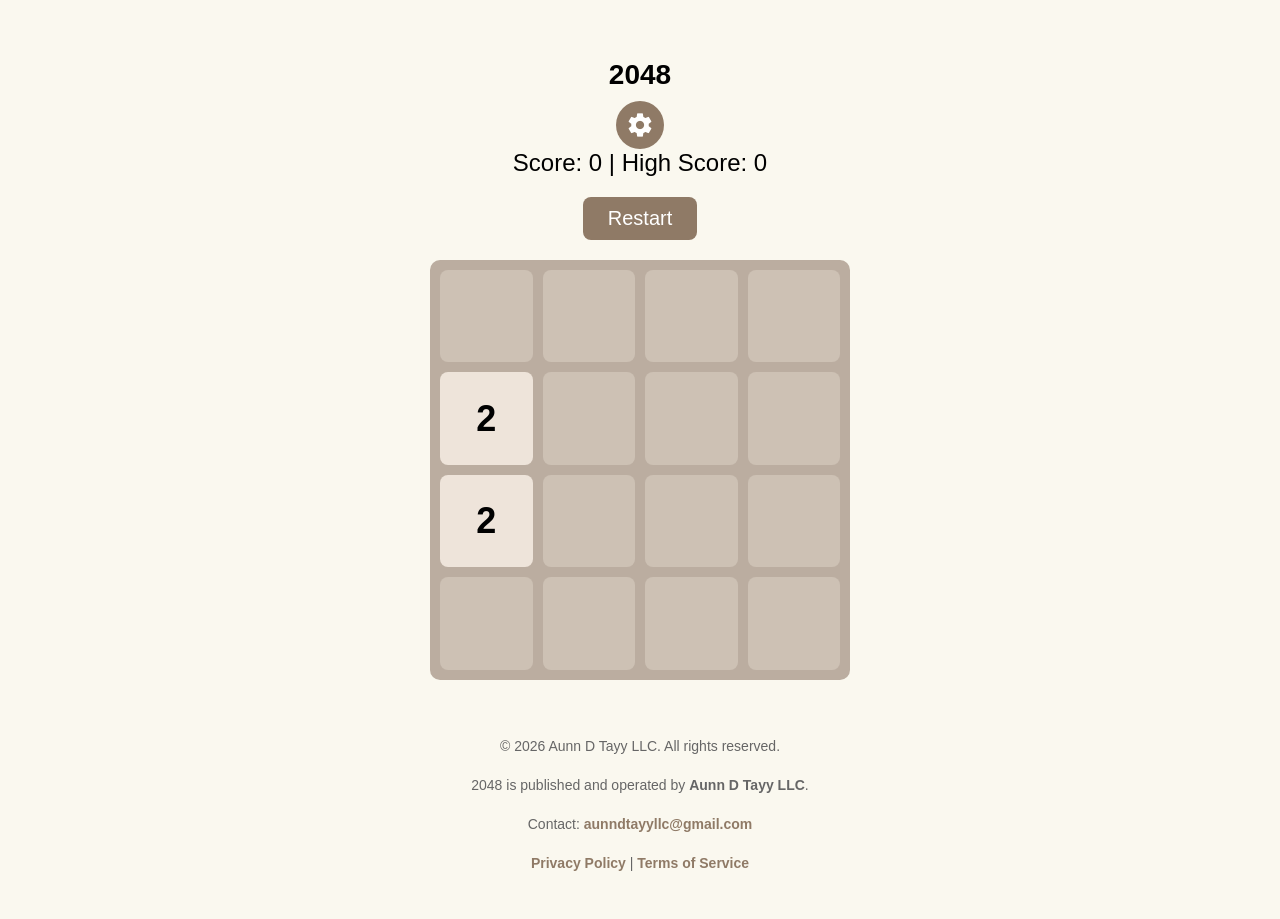
<file: index.html>
<!DOCTYPE html>
<html lang="en">

<head>
    <meta charset="UTF-8">
    <meta name="viewport" content="width=device-width, initial-scale=1.0">
    <title>2048</title>
    <link href="https://fonts.googleapis.com/icon?family=Material+Icons" rel="stylesheet">
    <link rel="icon" href="/favicon.ico">
    <link rel="stylesheet" href="style.css">
</head>

<body>

    <h1>2048</h1>
    <div id="top-bar">
        <button id="menu-button">
            <span class="material-icons">settings</span>
        </button>
    </div>
    <div id="score">Score: 0</div>
    <button id="restart">Restart</button>
    <div id="board"></div>
    <div id="game-message">
        <h2 id="message-text"></h2>
        <button id="continue-button">
            Continue Playing
        </button>

        <button id="ad-continue">Watch Ad to Remove a Tile</button>
        <button id="message-restart">Restart</button>
    </div>
    <div id="menu-overlay"></div>
    <div id="pause-menu" style="display: none;">

        <h2>Paused</h2>

        <button id="resume-button">
            Resume
        </button>

        <button id="pause-restart">
            Restart
        </button>

        <button id="sound-button">
            Sound: ON
        </button>

        <button id="theme-button">
            Dark Mode: OFF
        </button>

    </div>

    <script src="script.js"></script>

</body>

<footer>
    <p>© 2026 Aunn D Tayy LLC. All rights reserved.</p>

    <p>
        2048 is published and operated by
        <strong>Aunn D Tayy LLC</strong>.
    </p>

    <p>
        Contact:
        <a href="mailto:aunndtayyllc@gmail.com">
            aunndtayyllc@gmail.com
        </a>
    </p>

    <p>
        <a href="privacy.html">Privacy Policy</a>
        |
        <a href="tos.html">Terms of Service</a>
    </p>
</footer>

</html>
</file>
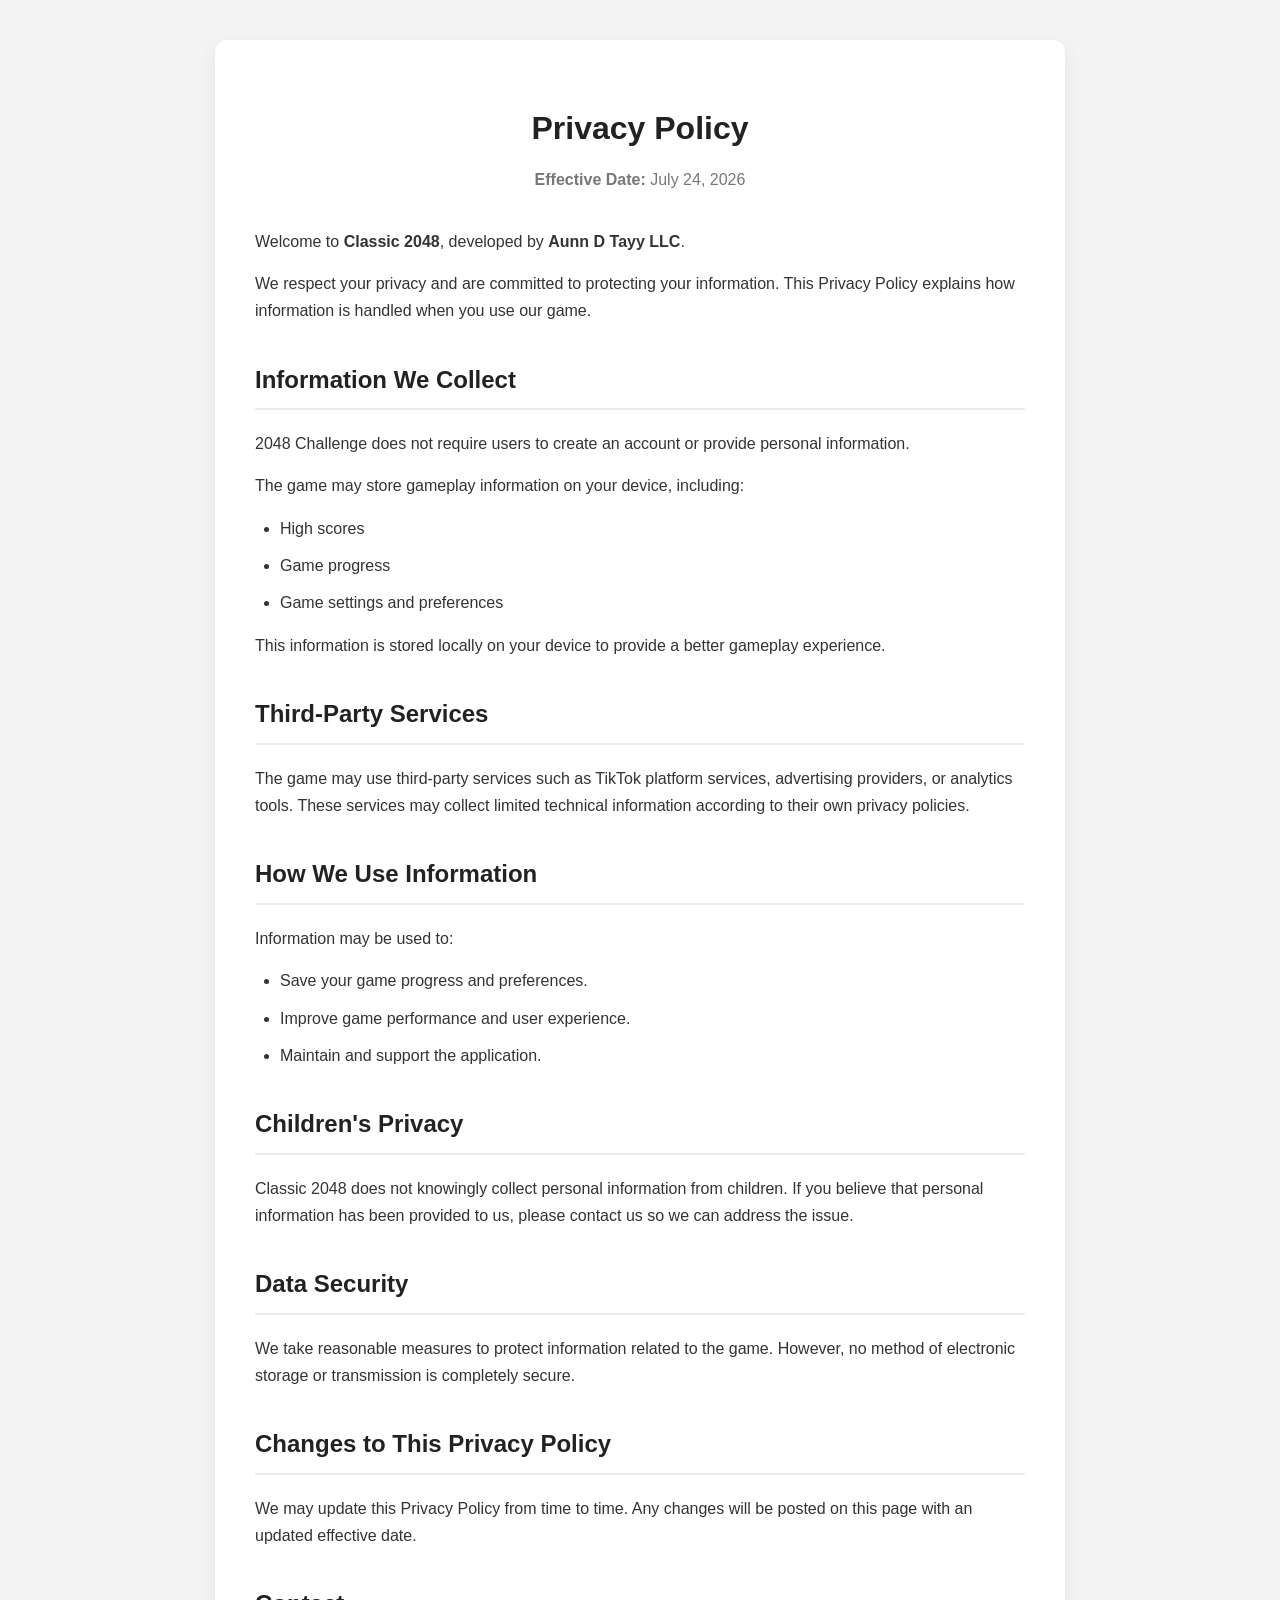
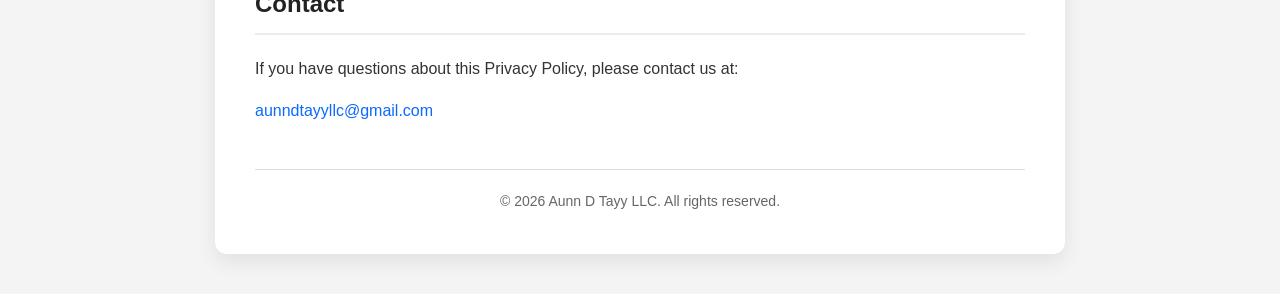
<file: privacy.html>
<!DOCTYPE html>
<html lang="en">
<head>
    <meta charset="UTF-8">
    <meta name="viewport" content="width=device-width, initial-scale=1.0">
    <title>Privacy Policy - 2048 Challenge</title>

    <style>
        * {
            box-sizing: border-box;
        }

        body {
            margin: 0;
            padding: 40px 20px;
            background: #f4f4f4;
            font-family: Arial, Helvetica, sans-serif;
            color: #333;
            line-height: 1.7;
        }

        .container {
            max-width: 850px;
            margin: auto;
            background: white;
            padding: 40px;
            border-radius: 12px;
            box-shadow: 0 8px 20px rgba(0,0,0,.08);
        }

        h1 {
            text-align: center;
            color: #222;
            margin-bottom: 10px;
        }

        .date {
            text-align: center;
            color: #777;
            margin-bottom: 35px;
        }

        h2 {
            color: #222;
            margin-top: 35px;
            border-bottom: 2px solid #ececec;
            padding-bottom: 8px;
        }

        p {
            margin: 15px 0;
        }

        ul {
            margin-top: 10px;
            padding-left: 25px;
        }

        li {
            margin-bottom: 10px;
        }

        a {
            color: #0b69ff;
            text-decoration: none;
        }

        a:hover {
            text-decoration: underline;
        }

        footer {
            margin-top: 45px;
            padding-top: 20px;
            border-top: 1px solid #ddd;
            color: #666;
            text-align: center;
            font-size: 14px;
        }

        @media (max-width: 700px) {
            body {
                padding: 15px;
            }

            .container {
                padding: 25px;
            }
        }
    </style>
</head>

<body>

<div class="container">

    <h1>Privacy Policy</h1>

    <div class="date">
        <strong>Effective Date:</strong> July 24, 2026
    </div>

    <p>
        Welcome to <strong>Classic 2048</strong>, developed by
        <strong>Aunn D Tayy LLC</strong>.
    </p>

    <p>
        We respect your privacy and are committed to protecting your information.
        This Privacy Policy explains how information is handled when you use our game.
    </p>

    <h2>Information We Collect</h2>

    <p>
        2048 Challenge does not require users to create an account or provide
        personal information.
    </p>

    <p>
        The game may store gameplay information on your device, including:
    </p>

    <ul>
        <li>High scores</li>
        <li>Game progress</li>
        <li>Game settings and preferences</li>
    </ul>

    <p>
        This information is stored locally on your device to provide a better
        gameplay experience.
    </p>

    <h2>Third-Party Services</h2>

    <p>
        The game may use third-party services such as TikTok platform services,
        advertising providers, or analytics tools. These services may collect
        limited technical information according to their own privacy policies.
    </p>

    <h2>How We Use Information</h2>

    <p>
        Information may be used to:
    </p>

    <ul>
        <li>Save your game progress and preferences.</li>
        <li>Improve game performance and user experience.</li>
        <li>Maintain and support the application.</li>
    </ul>

    <h2>Children's Privacy</h2>

    <p>
        Classic 2048 does not knowingly collect personal information from children.
        If you believe that personal information has been provided to us,
        please contact us so we can address the issue.
    </p>

    <h2>Data Security</h2>

    <p>
        We take reasonable measures to protect information related to the game.
        However, no method of electronic storage or transmission is completely secure.
    </p>

    <h2>Changes to This Privacy Policy</h2>

    <p>
        We may update this Privacy Policy from time to time. Any changes will be
        posted on this page with an updated effective date.
    </p>

    <h2>Contact</h2>

    <p>
        If you have questions about this Privacy Policy, please contact us at:
    </p>

    <p>
        <a href="mailto:aunndtayyllc@gmail.com">aunndtayyllc@gmail.com</a>
    </p>

    <footer>
        © 2026 Aunn D Tayy LLC. All rights reserved.
    </footer>

</div>

</body>
</html>
</file>
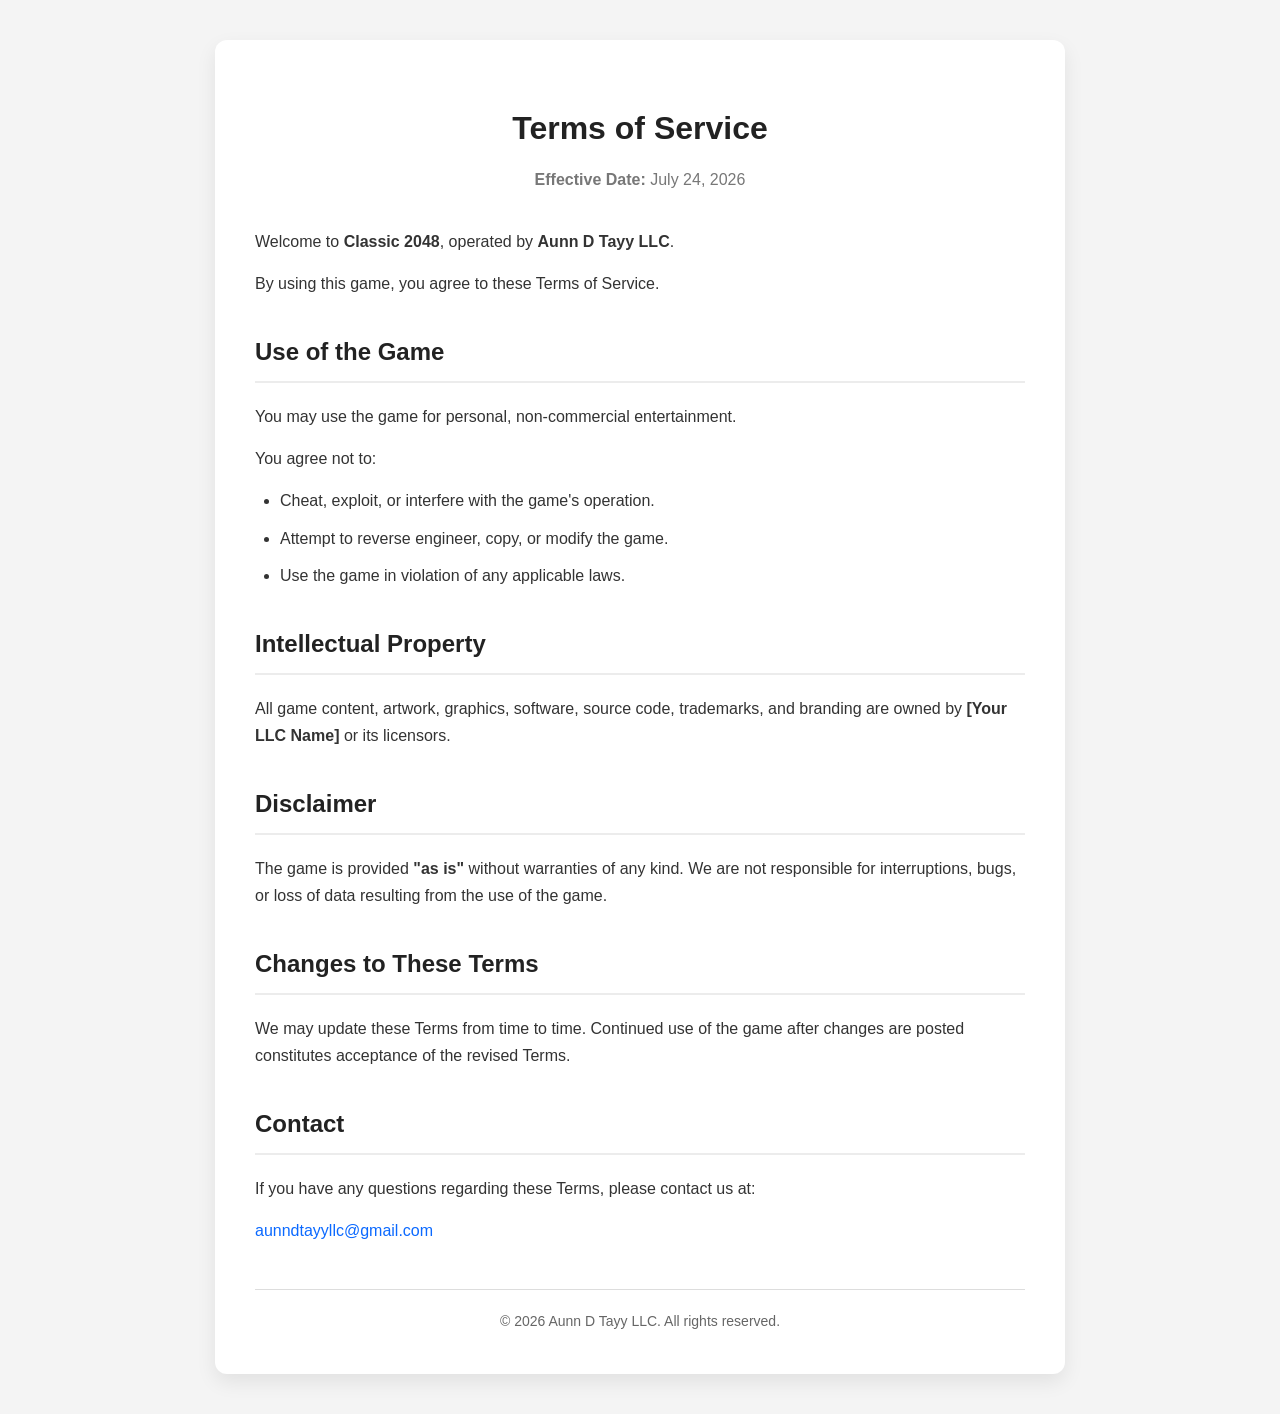
<file: tos.html>
<!DOCTYPE html>
<html lang="en">
<head>
    <meta charset="UTF-8">
    <meta name="viewport" content="width=device-width, initial-scale=1.0">
    <title>Terms of Service - 2048 Challenge</title>

    <style>
        * {
            box-sizing: border-box;
        }

        body {
            margin: 0;
            padding: 40px 20px;
            background: #f4f4f4;
            font-family: Arial, Helvetica, sans-serif;
            color: #333;
            line-height: 1.7;
        }

        .container {
            max-width: 850px;
            margin: auto;
            background: white;
            padding: 40px;
            border-radius: 12px;
            box-shadow: 0 8px 20px rgba(0,0,0,.08);
        }

        h1 {
            text-align: center;
            color: #222;
            margin-bottom: 10px;
        }

        .date {
            text-align: center;
            color: #777;
            margin-bottom: 35px;
        }

        h2 {
            color: #222;
            margin-top: 35px;
            border-bottom: 2px solid #ececec;
            padding-bottom: 8px;
        }

        p {
            margin: 15px 0;
        }

        ul {
            margin-top: 10px;
            padding-left: 25px;
        }

        li {
            margin-bottom: 10px;
        }

        a {
            color: #0b69ff;
            text-decoration: none;
        }

        a:hover {
            text-decoration: underline;
        }

        footer {
            margin-top: 45px;
            padding-top: 20px;
            border-top: 1px solid #ddd;
            color: #666;
            text-align: center;
            font-size: 14px;
        }

        @media (max-width: 700px) {
            body {
                padding: 15px;
            }

            .container {
                padding: 25px;
            }
        }
    </style>
</head>

<body>

<div class="container">

    <h1>Terms of Service</h1>

    <div class="date">
        <strong>Effective Date:</strong> July 24, 2026
    </div>

    <p>
        Welcome to <strong>Classic 2048</strong>, operated by
        <strong>Aunn D Tayy LLC</strong>.
    </p>

    <p>
        By using this game, you agree to these Terms of Service.
    </p>

    <h2>Use of the Game</h2>

    <p>You may use the game for personal, non-commercial entertainment.</p>

    <p>You agree not to:</p>

    <ul>
        <li>Cheat, exploit, or interfere with the game's operation.</li>
        <li>Attempt to reverse engineer, copy, or modify the game.</li>
        <li>Use the game in violation of any applicable laws.</li>
    </ul>

    <h2>Intellectual Property</h2>

    <p>
        All game content, artwork, graphics, software, source code, trademarks,
        and branding are owned by <strong>[Your LLC Name]</strong> or its licensors.
    </p>

    <h2>Disclaimer</h2>

    <p>
        The game is provided <strong>"as is"</strong> without warranties of any kind.
        We are not responsible for interruptions, bugs, or loss of data resulting
        from the use of the game.
    </p>

    <h2>Changes to These Terms</h2>

    <p>
        We may update these Terms from time to time. Continued use of the game
        after changes are posted constitutes acceptance of the revised Terms.
    </p>

    <h2>Contact</h2>

    <p>
        If you have any questions regarding these Terms, please contact us at:
    </p>

    <p>
        <a href="mailto:aunndtayyllc@gmail.com">aunndtayyllc@gmail.com</a>
    </p>

    <footer>
        © 2026 Aunn D Tayy LLC. All rights reserved.
    </footer>

</div>

</body>
</html>
</file>
<file: style.css>
body {
    font-family: Arial, sans-serif;
    background: #faf8ef;
    display: flex;
    flex-direction: column;
    align-items: center;
    margin-top: 40px;
}

h1 {
    font-size: 28px;
    margin-bottom: 10px;
}

#score {
    font-size: 24px;
    margin-bottom: 20px;
}

#board {
    width: min(90vw, 420px);
    height: min(90vw, 420px);

    box-sizing: border-box;

    background: #bbada0;

    display: grid;

    grid-template-columns: repeat(4, 1fr);
    grid-template-rows: repeat(4, 1fr);

    gap: 10px;

    padding: 10px;

    border-radius: 10px;

    touch-action: none;
}
.tile {

    background: #cdc1b4;
    border-radius: 8px;

    display: flex;
    justify-content: center;
    align-items: center;

    font-size: clamp(20px, 8vw, 36px);

    font-weight: bold;

    transition: transform 0.15s ease;
}
.tile-2 {
    background: #eee4da;
}

.tile-4 {
    background: #ede0c8;
}

.tile-8 {
    background: #f2b179;
}

.tile-16 {
    background: #f59563;
}

.tile-32 {
    background: #f67c5f;
}

.tile-64 {
    background: #f65e3b;
}

.tile-128 {
    background: #edcf72;
}

.tile-256 {
    background: #edcc61;
}

.tile-512 {
    background: #edc850;
}

.tile-1024 {
    background: #edc53f;
}

.tile-2048 {
    background: #edc22e;
}

.tile-4096 {
    background: #3c3a32;
    color: white;
}

.tile-8192 {
    background: #2f2f2f;
    color: white;
}

.tile-16384 {
    background: #1f1f1f;
    color: white;
}

.tile-32768 {
    background: #000000;
    color: white;
}

.tile-new {
    animation: appear 0.2s ease;
}

.tile-merged {
    animation: merge 0.15s ease;
}

@keyframes merge {

    0% {
        transform: scale(1);
    }

    50% {
        transform: scale(1.2);
    }

    100% {
        transform: scale(1);
    }

}

@keyframes appear {

    from {
        transform: scale(0);
    }

    to {
        transform: scale(1);
    }

}



html, body {
    overflow: hidden;
    touch-action: none;
}

#restart {
    margin-bottom: 20px;

    padding: 10px 25px;

    font-size: 20px;

    border: none;

    border-radius: 8px;

    background: #8f7a66;

    color: white;

    cursor: pointer;
}


#restart:active {
    transform: scale(0.95);
}

#game-message {

    display: none;

    position: fixed;

    top: 50%;
    left: 50%;

    transform: translate(-50%, -50%);

    background: rgba(0,0,0,0.8);

    color: white;

    padding: 40px;

    border-radius: 15px;

    text-align: center;

    z-index: 10;
}


#game-message button {

    margin-top: 20px;

    padding: 12px 25px;

    font-size: 20px;

    border-radius: 8px;

    border: none;

}

/* =========================
   Pause Menu
========================= */

#pause-menu {

    position: fixed;

    top: 50%;
    left: 50%;

    transform: translate(-50%, -50%);

    width: 320px;

    background: #faf8ef;

    border-radius: 16px;

    padding: 25px;

    box-shadow: 0 10px 30px rgba(0,0,0,.3);

    display: none;

    z-index: 1000;

    text-align: center;

}


#pause-menu h2 {

    margin-bottom: 25px;

    font-size: 32px;

    color: #776e65;

}


#pause-menu button {

    width: 100%;

    padding: 15px;

    margin: 10px 0;

    border: none;

    border-radius: 10px;

    background: #8f7a66;

    color: white;

    font-size: 18px;

    font-weight: bold;

    cursor: pointer;

    transition: background .2s;

}


#pause-menu button:hover {

    background: #9f8b77;

}


#menu-button {

    width: 48px;
    height: 48px;

    border: none;
    border-radius: 50%;

    background: #8f7a66;

    color: white;

    cursor: pointer;

    display: flex;
    justify-content: center;
    align-items: center;

    transition: transform .2s ease, background .2s ease;
}

#menu-button:hover {

    background: #9f8b77;

    transform: rotate(45deg);
}

#menu-button .material-icons {

    font-size: 28px;

    user-select: none;

}

/* =========================
   Dark Mode
========================= */

body.dark {

    background: #1b1b1b;

    color: white;

}

body.dark h1 {

    color: white;

}

body.dark #board {

    background: #3a3a3a;

}

body.dark .tile {

    background: #555;

    color: white;

}

body.dark #pause-menu {

    background: #2b2b2b;

    color: white;

}

body.dark #pause-menu h2 {

    color: white;

}

body.dark #score {

    color: white;

}

body.dark .tile-2 { background: #666; }

body.dark .tile-4 { background: #777; }

body.dark .tile-8 { background: #d97a3b; }

body.dark .tile-16 { background: #d66a2f; }

body.dark .tile-32 { background: #d45538; }

body.dark .tile-64 { background: #c94428; }

body.dark .tile-128 { background: #cfa93c; }

body.dark .tile-256 { background: #c79d2d; }

body.dark .tile-512 { background: #bf9220; }

body.dark .tile-1024 { background: #b88718; }

body.dark .tile-2048 { background: #b27d10; }

body.dark .tile-4096 {
    background: #8f6a0a;
    color: white;
}

body.dark .tile-8192 {
    background: #7a5808;
    color: white;
}

body.dark .tile-16384 {
    background: #654707;
    color: white;
}

body.dark .tile-32768 {
    background: #503605;
    color: white;
}

footer {

    margin-top: 40px;

    margin-bottom: 20px;

    text-align: center;

    font-size: 14px;

    color: #666;

    line-height: 1.8;

    width: min(90vw, 600px);

}

footer a {

    color: #8f7a66;

    text-decoration: none;

    font-weight: bold;

}

footer a:hover {

    text-decoration: underline;

}

body.dark footer {

    color: #bbbbbb;

}

body.dark footer a {

    color: #d6b77a;

}
</file>
